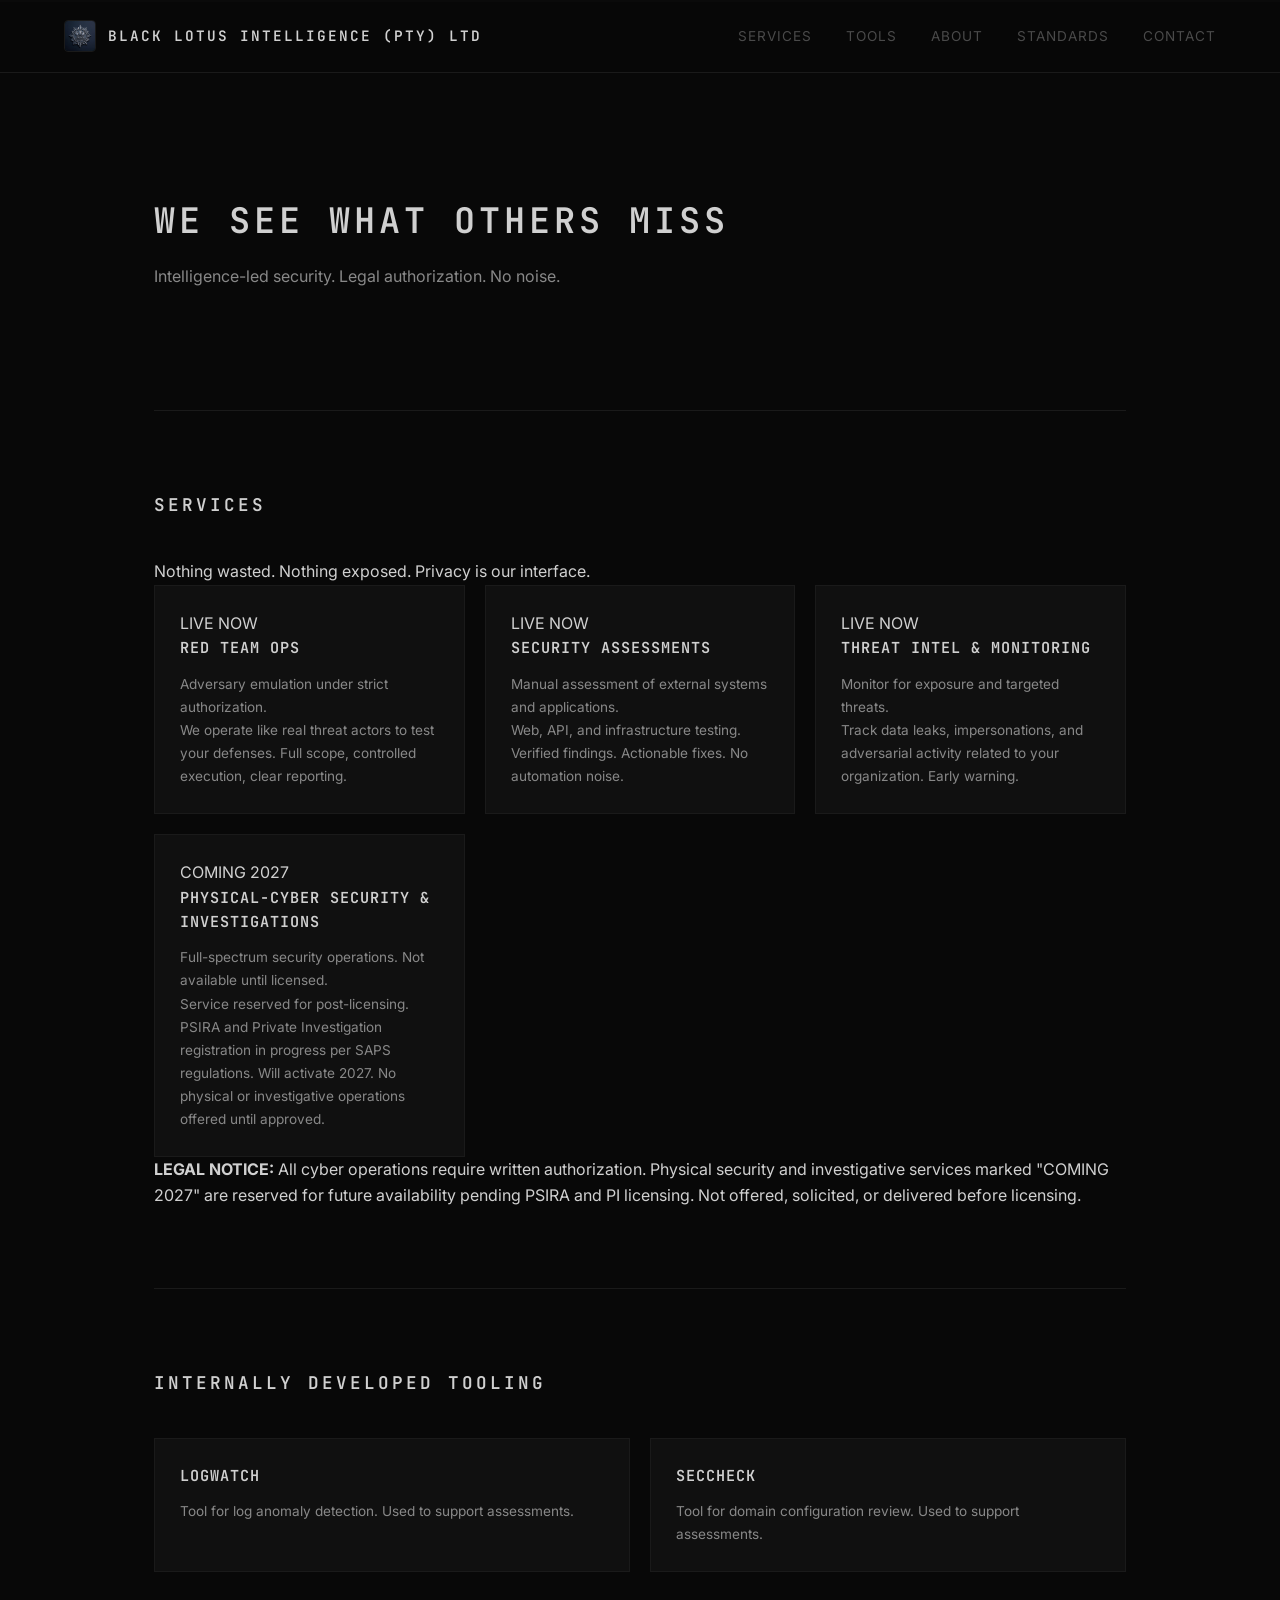
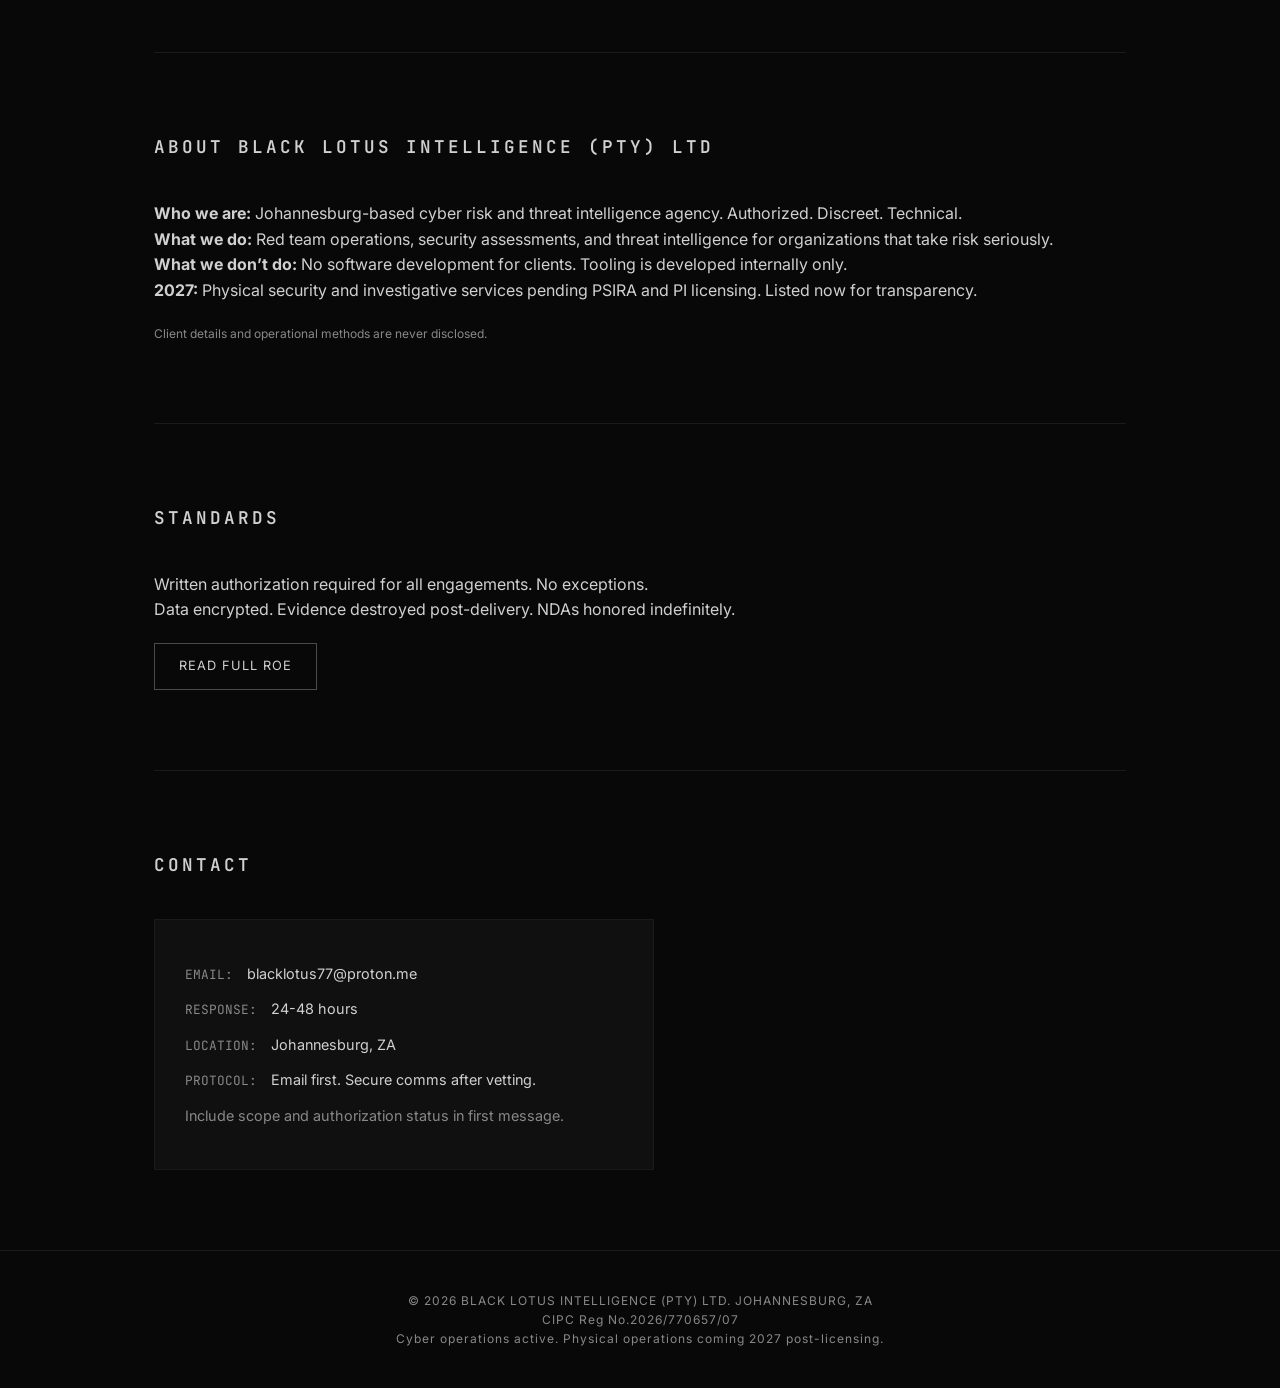
<file: index.html>
<!DOCTYPE html>                                   <html lang="en">
<head>                                                <meta charset="UTF-8">
    <meta name="viewport" content="width=device-width, initial-scale=1.0">
    <title>Black Lotus Intelligence (PTY) LTD</title>                        <link rel="stylesheet" href="style.css?v=11">
    <link rel="preconnect" href="https://fonts.googleapis.com">
    <link rel="preconnect" href="https://fonts.gstatic.com" crossorigin>
    <link href="https://fonts.googleapis.com/css2?family=Inter:wght@400;600;700&family=JetBrains+Mono:wght@400;600&display=swap" rel="stylesheet">    </head>
<body>                                                <div class="scanline"></div>
    <header>
        <div class="logo">
            <img src="BLC1.jpg?v=4" alt="Black Lotus Intelligence">
            <h1>BLACK LOTUS INTELLIGENCE (PTY) LTD</h1>
        </div>
        <nav>
            <a href="#services">Services</a>
            <a href="#tools">Tools</a>
            <a href="#about">About</a>
            <a href="#standards">Standards</a>
            <a href="#contact">Contact</a>
        </nav>
    </header>

    <main>
        <section class="hero">
            <h2>WE SEE WHAT OTHERS MISS</h2>
            <p>Intelligence-led security. Legal authorization. No noise.</p>
        </section>

        <section id="services">
            <h2>SERVICES</h2>
            <p class="minimal-line">Nothing wasted. Nothing exposed. Privacy is our interface.</p>
            <div class="grid">
                <div class="card">
                    <span class="badge badge-live">LIVE NOW</span>
                    <h3>Red Team Ops</h3>
                    <p class="summary">Adversary emulation under strict authorization.</p>
                    <p class="detail">We operate like real threat actors to test your defenses. Full scope, controlled execution, clear reporting.</p>
                </div>
                <div class="card">
                    <span class="badge badge-live">LIVE NOW</span>
                    <h3>Security Assessments</h3>
                    <p class="summary">Manual assessment of external systems and applications.</p>
                    <p class="detail">Web, API, and infrastructure testing. Verified findings. Actionable fixes. No automation noise.</p>
                </div>
                <div class="card">
                    <span class="badge badge-live">LIVE NOW</span>
                    <h3>Threat Intel & Monitoring</h3>
                    <p class="summary">Monitor for exposure and targeted threats.</p>
                    <p class="detail">Track data leaks, impersonations, and adversarial activity related to your organization. Early warning.</p>
                </div>
                <div class="card">
                    <span class="badge badge-roadmap">COMING 2027</span>
                    <h3>Physical-Cyber Security & Investigations</h3>
                    <p class="summary">Full-spectrum security operations. Not available until licensed.</p>
                    <p class="detail">Service reserved for post-licensing. PSIRA and Private Investigation registration in progress per SAPS regulations. Will activate 2027. No physical or investigative operations offered until approved.</p>
                </div>
            </div>
            <p class="disclaimer">
                <strong>LEGAL NOTICE:</strong> All cyber operations require written authorization. Physical security and investigative services marked "COMING 2027" are reserved for future availability pending PSIRA and PI licensing. Not offered, solicited, or delivered before licensing.
            </p>
        </section>

        <section id="tools">
            <h2>INTERNALLY DEVELOPED TOOLING</h2>
            <div class="grid">
                <div class="card">
                    <h3>LogWatch</h3>
                    <p>Tool for log anomaly detection. Used to support assessments.</p>
                </div>
                <div class="card">
                    <h3>SecCheck</h3>
                    <p>Tool for domain configuration review. Used to support assessments.</p>
                </div>
            </div>
        </section>

        <section id="about">
            <h2>ABOUT BLACK LOTUS Intelligence (PTY) LTD</h2>
            <div class="about-block">
                <p><strong>Who we are:</strong> Johannesburg-based cyber risk and threat intelligence agency. Authorized. Discreet. Technical.</p>
                <p><strong>What we do:</strong> Red team operations, security assessments, and threat intelligence for organizations that take risk seriously.</p>
                <p><strong>What we don’t do:</strong> No software development for clients. Tooling is developed internally only.</p>
                <p><strong>2027:</strong> Physical security and investigative services pending PSIRA and PI licensing. Listed now for transparency.</p>
                <p class="note">Client details and operational methods are never disclosed.</p>
            </div>
        </section>

        <section id="standards">
            <h2>STANDARDS</h2>
            <p>Written authorization required for all engagements. No exceptions.</p>
            <p>Data encrypted. Evidence destroyed post-delivery. NDAs honored indefinitely.</p>
            <a href="standards.html" class="btn-outline">Read Full ROE</a>
        </section>

        <section id="contact">
            <h2>CONTACT</h2>
            <div class="contact-block">
                <p><span class="label">EMAIL:</span> blacklotus77@proton.me</p>
                <p><span class="label">RESPONSE:</span> 24-48 hours</p>
                <p><span class="label">LOCATION:</span> Johannesburg, ZA</p>           
                <p><span class="label">PROTOCOL:</span> Email first. Secure comms after vetting.</p>
                <p class="note">Include scope and authorization status in first message.</p>
            </div>
        </section>
    </main>

    <footer>
        <p>© 2026 BLACK LOTUS INTELLIGENCE (PTY) LTD. JOHANNESBURG, ZA</p>
        <p> CIPC Reg No.2026/770657/07 </p>
        <p class="disclaimer">Cyber operations active. Physical operations coming 2027 post-licensing.</p>
    </footer>

    <script src="script.js?v=8"></script>
</body>
</html>
</file>
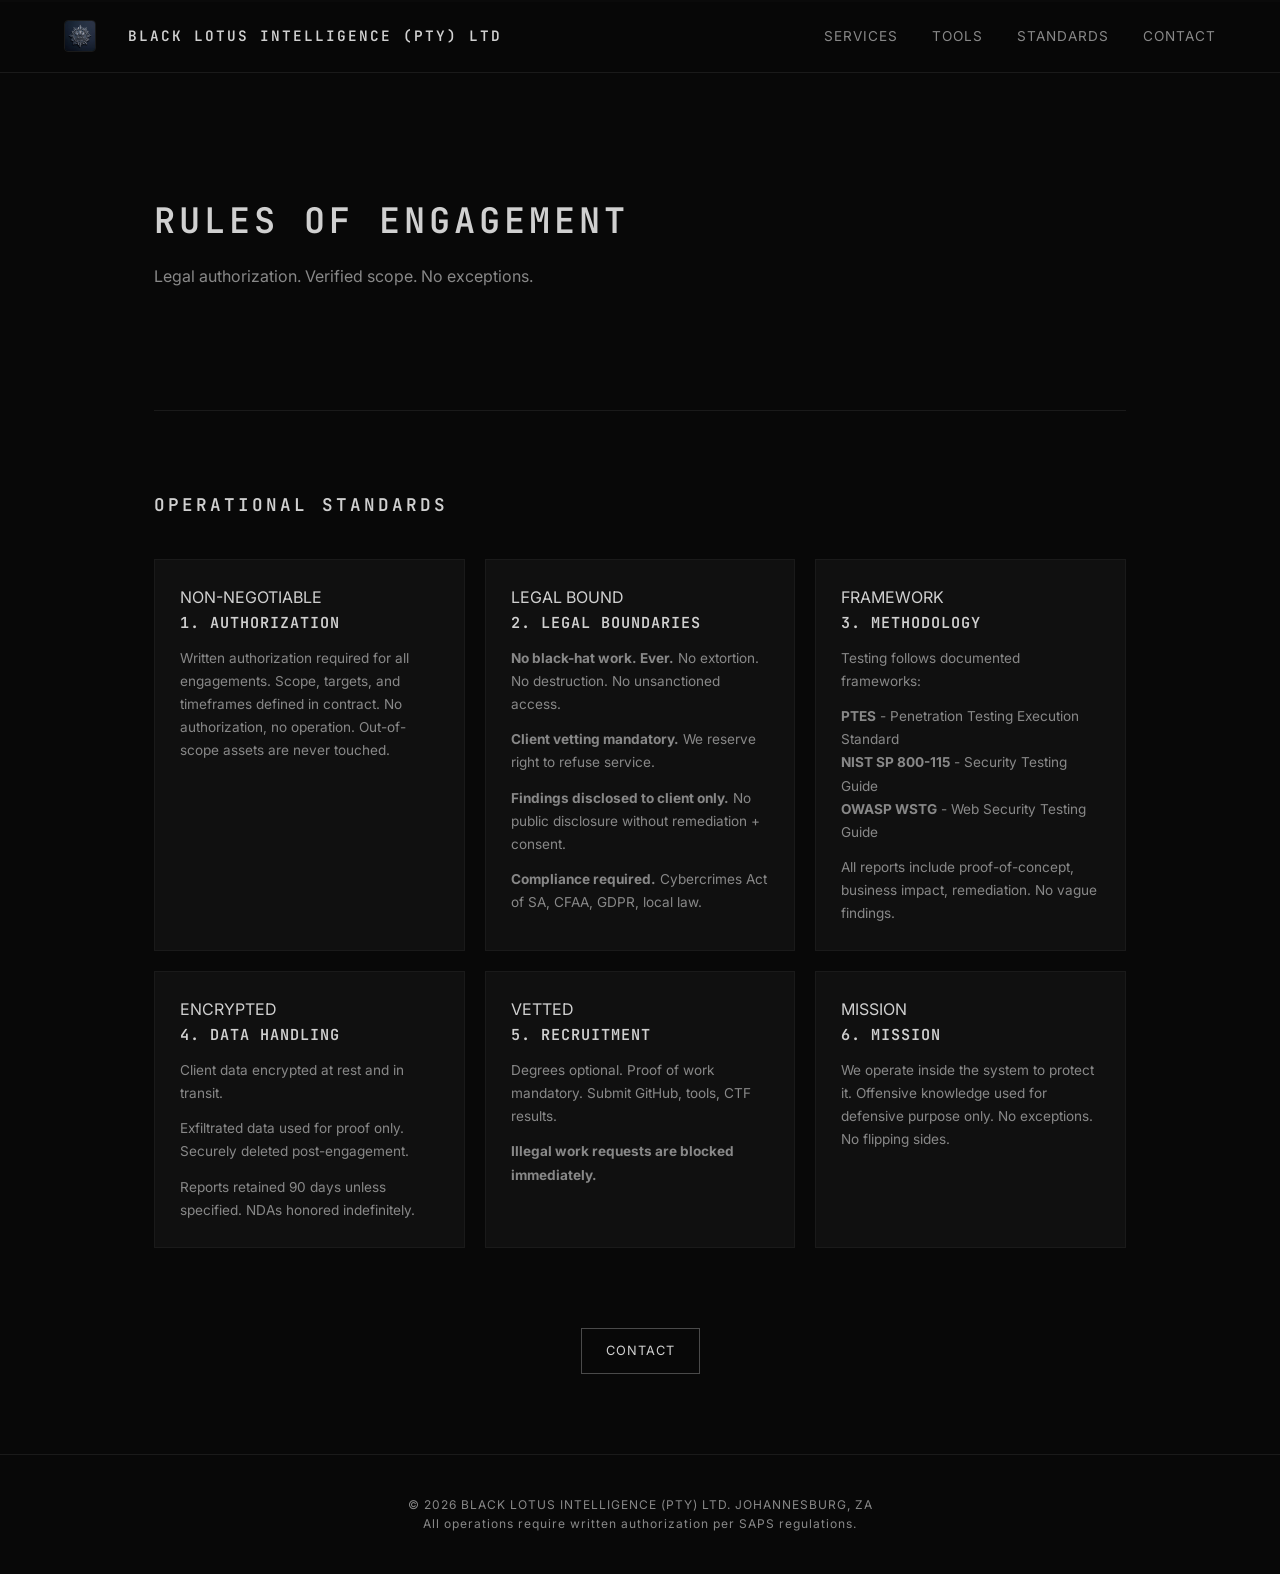
<file: standards.html>
<!DOCTYPE html>
<html lang="en">
<head>
    <meta charset="UTF-8">
    <meta name="viewport" content="width=device-width, initial-scale=1.0">
    <title>RULES OF ENGAGEMENT // BLACK LOTUS INTELLIGENCE (PTY) LTD</title>
    <link rel="stylesheet" href="style.css?v=4">
    <link rel="preconnect" href="https://fonts.googleapis.com">
    <link rel="preconnect" href="https://fonts.gstatic.com" crossorigin>
    <link href="https://fonts.googleapis.com/css2?family=Inter:wght@400;600;700&family=JetBrains+Mono:wght@400;600&display=swap" rel="stylesheet">
</head>
<body>
    <div class="scanline"></div>                      <header>
        <div class="logo">
            <a href="index.html" style="display: flex; align-items: center; gap: 2rem; text-decoration: none;">
                <img src="BLC1.jpg?v=4" alt="Black Lotus">
                <h1>BLACK LOTUS INTELLIGENCE (PTY) LTD</h1>
            </a>
        </div>
        <nav>
            <a href="index.html#services">Services</a>
            <a href="index.html#tools">Tools</a>
            <a href="index.html#standards">Standards</a>
            <a href="index.html#contact">Contact</a>
        </nav>
    </header>

    <main>
        <section class="hero">
            <h2>RULES OF ENGAGEMENT</h2>
            <p>Legal authorization. Verified scope. No exceptions.</p>
        </section>

        <section>
            <h2>OPERATIONAL STANDARDS</h2>
            <div class="grid">
                <div class="card">
                    <span class="badge badge-live">NON-NEGOTIABLE</span>
                    <h3>1. AUTHORIZATION</h3>
                    <p>Written authorization required for all engagements. Scope, targets, and timeframes defined in contract. No authorization, no operation. Out-of-scope assets are never touched.</p>
                </div>

                <div class="card">
                    <span class="badge badge-live">LEGAL BOUND</span>
                    <h3>2. LEGAL BOUNDARIES</h3>
                    <p><strong>No black-hat work. Ever.</strong> No extortion. No destruction. No unsanctioned access.</p>
                    <p style="margin-top: 12px;"><strong>Client vetting mandatory.</strong> We reserve right to refuse service.</p>
                    <p style="margin-top: 12px;"><strong>Findings disclosed to client only.</strong> No public disclosure without remediation + consent.</p>
                    <p style="margin-top: 12px;"><strong>Compliance required.</strong> Cybercrimes Act of SA, CFAA, GDPR, local law.</p>
                </div>

                <div class="card">
                    <span class="badge badge-live">FRAMEWORK</span>
                    <h3>3. METHODOLOGY</h3>
                    <p>Testing follows documented frameworks:</p>
                    <p style="margin-top: 12px;"><strong>PTES</strong> - Penetration Testing Execution Standard</p>
                    <p><strong>NIST SP 800-115</strong> - Security Testing Guide</p>
                    <p><strong>OWASP WSTG</strong> - Web Security Testing Guide</p>
                    <p style="margin-top: 12px;">All reports include proof-of-concept, business impact, remediation. No vague findings.</p>
                </div>

                <div class="card">
                    <span class="badge badge-live">ENCRYPTED</span>
                    <h3>4. DATA HANDLING</h3>
                    <p>Client data encrypted at rest and in transit.</p>
                    <p style="margin-top: 12px;">Exfiltrated data used for proof only. Securely deleted post-engagement.</p>
                    <p style="margin-top: 12px;">Reports retained 90 days unless specified. NDAs honored indefinitely.</p>
                </div>

                <div class="card">
                    <span class="badge badge-live">VETTED</span>
                    <h3>5. RECRUITMENT</h3>
                    <p>Degrees optional. Proof of work mandatory. Submit GitHub, tools, CTF results.</p>
                    <p style="margin-top: 12px;"><strong>Illegal work requests are blocked immediately.</strong></p>
                </div>

                <div class="card">
                    <span class="badge badge-live">MISSION</span>
                    <h3>6. MISSION</h3>
                    <p>We operate inside the system to protect it. Offensive knowledge used for defensive purpose only. No exceptions. No flipping sides.</p>
                </div>
            </div>

            <div style="text-align: center; margin-top: 60px;">
                <a href="index.html#contact" class="btn-outline">CONTACT</a>
            </div>
        </section>
    </main>

    <footer>
        <p>© 2026 BLACK LOTUS INTELLIGENCE (PTY) LTD. JOHANNESBURG, ZA</p>
        <p class="disclaimer">All operations require written authorization per SAPS regulations.</p>
    </footer>
</body>
</html>
</file>
<file: style.css>
:root {
    --bg: #080808;
    --bg-light: #101010;
    --border: #1a1a1a;                                --text: #d0d0d0;
    --text-dim: #888;                                 --accent: #4a4a4a;
    --accent-bright: #6a6a6a;                     }
                                                  * {
    margin: 0;
    padding: 0;
    box-sizing: border-box;
}

body {                                                background: var(--bg);
    color: var(--text);
    font-family: 'Inter', sans-serif;
    line-height: 1.6;
    overflow-x: hidden;
}

.scanline {
    position: fixed;
    top: 0;
    left: 0;
    width: 100%;
    height: 2px;
    background: var(--accent);
    opacity: 0.05;
    pointer-events: none;
    z-index: 9999;
}

header {
    display: flex;
    justify-content: space-between;
    align-items: center;
    padding: 20px 5%;
    border-bottom: 1px solid var(--border);
    background: rgba(8, 8, 8, 0.95);
    position: sticky;
    top: 0;
    z-index: 100;
}

.logo {
    display: flex;
    align-items: center;
    gap: 12px;
}

.logo img {
    width: 32px;
    height: 32px;
    border-radius: 4px;
    border: 1px solid var(--border);
}

.logo h1 {
    font-family: 'JetBrains Mono', monospace;
    font-size: 0.9rem;
    font-weight: 600;
    letter-spacing: 2px;
    color: var(--text);
}

nav a {
    color: var(--text-dim);
    text-decoration: none;
    margin-left: 30px;
    font-size: 0.85rem;
    letter-spacing: 1px;
    text-transform: uppercase;
    transition: color 0.2s;
}

nav a:hover {
    color: var(--text);
}

main {
    max-width: 1100px;
    margin: 0 auto;
    padding: 0 5%;
}

section {
    padding: 80px 0;
    border-bottom: 1px solid var(--border);
}

section:last-of-type {
    border-bottom: none;
}

h2 {
    font-family: 'JetBrains Mono', monospace;
    font-size: 1.1rem;
    font-weight: 600;
    letter-spacing: 3px;
    text-transform: uppercase;
    margin-bottom: 40px;
    color: var(--text);
}

.hero {
    padding: 120px 0;
}

.hero h2 {
    font-size: 2.2rem;
    letter-spacing: 4px;
    margin-bottom: 15px;
}

.hero p {
    font-size: 1rem;
    color: var(--text-dim);
    max-width: 500px;
}

.grid {
    display: grid;
    grid-template-columns: repeat(auto-fit, minmax(280px, 1fr));
    gap: 20px;
}

.card {
    background: var(--bg-light);
    border: 1px solid var(--border);
    padding: 25px;
    transition: border-color 0.2s;
}

.card:hover {
    border-color: var(--accent-bright);
}

.card h3 {
    font-family: 'JetBrains Mono', monospace;
    font-size: 0.95rem;
    font-weight: 600;
    margin-bottom: 12px;
    color: var(--text);
    text-transform: uppercase;
    letter-spacing: 1px;
}

.card p {
    font-size: 0.85rem;
    color: var(--text-dim);
    line-height: 1.7;
}

.btn-outline {
    display: inline-block;
    border: 1px solid var(--accent);
    color: var(--text);
    text-decoration: none;
    padding: 12px 24px;
    font-size: 0.8rem;
    letter-spacing: 1px;
    text-transform: uppercase;
    margin-top: 20px;
    transition: all 0.2s;
}

.btn-outline:hover {
    background: var(--accent);
    border-color: var(--accent-bright);
}

.contact-block {
    background: var(--bg-light);
    border: 1px solid var(--border);
    padding: 30px;
    max-width: 500px;
}

.contact-block p {
    margin: 12px 0;
    font-size: 0.9rem;
}

.label {
    color: var(--text-dim);
    margin-right: 10px;
    font-family: 'JetBrains Mono', monospace;
    font-size: 0.8rem;
}

.note {
    color: var(--text-dim);
    font-size: 0.75rem;
    margin-top: 20px;
}

footer {
    text-align: center;
    padding: 40px 5%;
    border-top: 1px solid var(--border);
    font-size: 0.75rem;
    color: var(--text-dim);
    letter-spacing: 1px;
}

@media (max-width: 768px) {
    header {
        flex-direction: column;
        gap: 15px;
    }
    nav a {
        margin: 0 10px;
    }
    .hero h2 {
        font-size: 1.6rem;
    }
}
</file>
